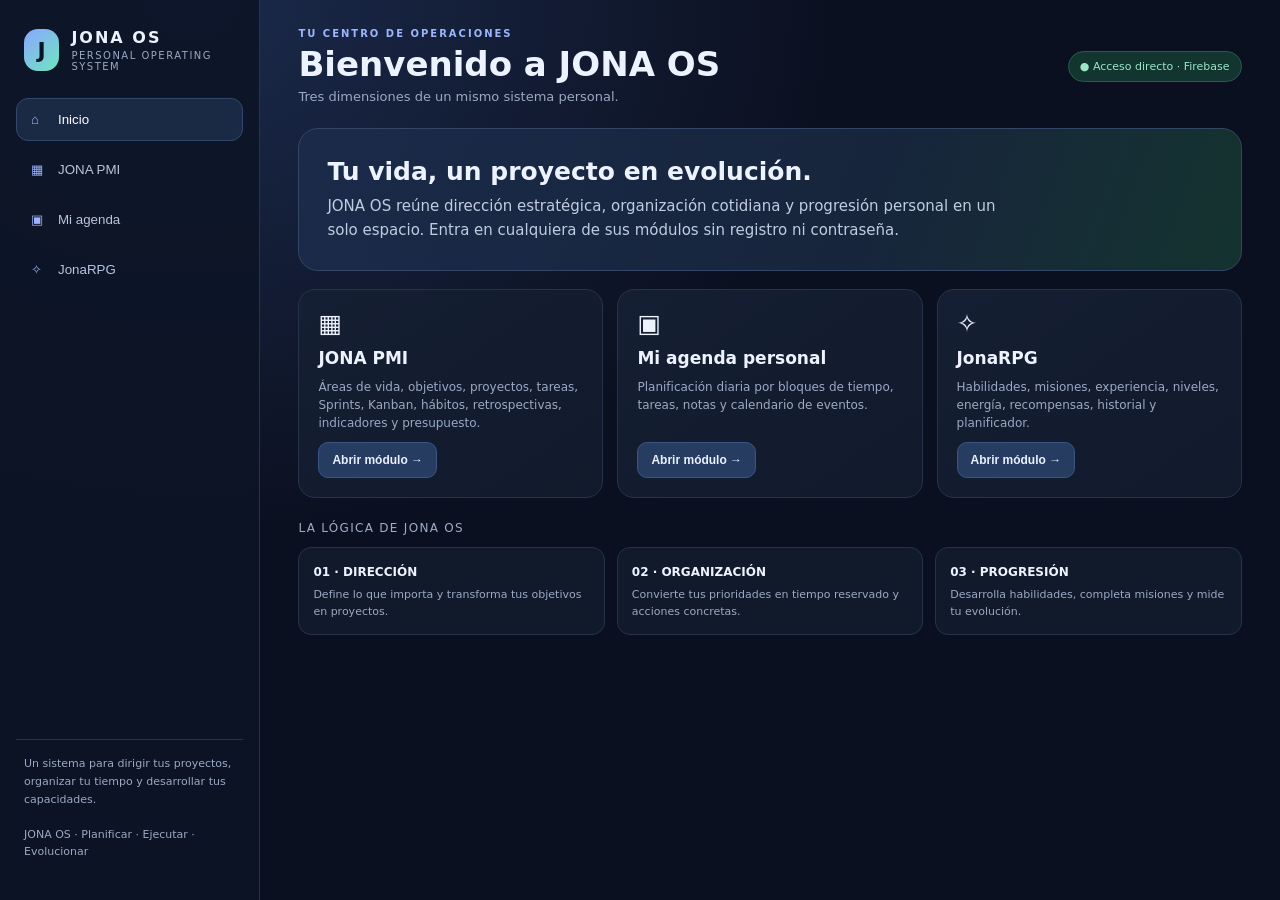
<file: index.html>
<!doctype html>
<html lang="es"><head><meta charset="utf-8"><meta name="viewport" content="width=device-width,initial-scale=1"><meta name="theme-color" content="#0b1020"><title>JONA OS · Sistema operativo personal</title>
<style>
:root{--bg:#0b1020;--panel:#121a2b;--line:#26334b;--text:#edf2ff;--muted:#9ba9c4;--a:#7c9cff;--b:#7be0bd}*{box-sizing:border-box}body{margin:0;background:radial-gradient(ellipse at 15% 0%,#1b2a4b 0,transparent 42%),var(--bg);color:var(--text);font:15px Inter,system-ui,sans-serif}.shell{min-height:100vh;display:grid;grid-template-columns:260px 1fr}.side{background:#0c1425dd;border-right:1px solid var(--line);padding:24px 16px;display:flex;flex-direction:column;gap:22px}.brand{display:flex;gap:12px;align-items:center;padding:4px 8px}.logo{width:42px;height:42px;border-radius:14px;background:linear-gradient(135deg,#8aa6ff,#6ee7c0);display:grid;place-items:center;color:#091326;font-weight:900;font-size:22px}.brand b{font-size:16px;letter-spacing:2px}.brand small{display:block;color:var(--muted);font-size:10px;letter-spacing:1.5px;margin-top:3px}.nav{display:grid;gap:7px}.nav button{border:1px solid transparent;background:transparent;color:#b9c5dc;text-align:left;padding:13px 14px;border-radius:12px;font:600 13px inherit;cursor:pointer}.nav button:hover,.nav button.active{background:#1a2944;border-color:#34476a;color:white}.nav .ico{display:inline-block;width:27px;color:#9db5ff}.sidefoot{margin-top:auto;border-top:1px solid var(--line);padding:15px 8px;color:var(--muted);font-size:11px;line-height:1.6}.main{min-width:0;padding:28px clamp(16px,3vw,42px)}.top{display:flex;justify-content:space-between;gap:16px;align-items:center;margin-bottom:24px}.eyebrow{font-size:10px;color:#9db5ff;letter-spacing:2px;font-weight:800}.top h1{font-size:clamp(24px,3vw,34px);margin:5px 0}.top p{margin:0;color:var(--muted);font-size:13px}.status{font-size:11px;color:#9ce5c8;border:1px solid #275b4d;background:#12362f;padding:8px 11px;border-radius:30px;white-space:nowrap}.welcome{background:linear-gradient(110deg,#1a2a49,#17253c 60%,#14332f);border:1px solid #344665;border-radius:20px;padding:28px;margin-bottom:18px}.welcome h2{font-size:25px;margin:0 0 8px}.welcome p{max-width:680px;color:#c1cce0;line-height:1.6;margin:0}.tiles{display:grid;grid-template-columns:repeat(3,minmax(0,1fr));gap:14px}.tile{background:linear-gradient(145deg,#151f33,#111a2b);border:1px solid var(--line);border-radius:17px;padding:19px;min-height:170px;display:flex;flex-direction:column;align-items:flex-start;gap:10px}.tile .symbol{font-size:25px}.tile h3{margin:0;font-size:17px}.tile p{margin:0;color:var(--muted);font-size:12px;line-height:1.5;flex:1}.tile button,.action{background:#273c61;border:1px solid #3a5686;color:#eaf0ff;border-radius:10px;padding:10px 13px;cursor:pointer;font-weight:700;font-size:12px}.tile button:hover,.action:hover{background:#34517f}.section{margin:23px 0 12px;font-size:12px;color:#9eacc5;letter-spacing:1.3px}.tips{display:grid;grid-template-columns:repeat(3,1fr);gap:12px}.tip{border:1px solid var(--line);border-radius:13px;padding:14px;background:#111a2a}.tip b{font-size:12px}.tip p{color:var(--muted);font-size:11px;line-height:1.5;margin:7px 0 0}.framewrap{display:none;height:calc(100vh - 120px);min-height:650px;border:1px solid var(--line);border-radius:15px;overflow:hidden;background:#0d1422}.framewrap.active{display:block}.framewrap iframe{width:100%;height:100%;border:0;background:#0d1117}.home.active{display:block}.home{display:none}.framehead{display:flex;justify-content:space-between;align-items:center;margin-bottom:12px}.framehead span{font-size:11px;color:var(--muted)}.mobilebar{display:none}
@media(max-width:850px){.shell{grid-template-columns:1fr}.side{padding:12px 14px;gap:10px;border-right:0;border-bottom:1px solid var(--line)}.brand{padding:0 5px}.logo{width:35px;height:35px}.nav{display:flex;overflow:auto}.nav button{white-space:nowrap;padding:10px 12px}.sidefoot{display:none}.main{padding:18px 13px}.tiles,.tips{grid-template-columns:1fr}.tile{min-height:140px}.framewrap{height:calc(100vh - 185px);min-height:560px}.status{display:none}}
</style></head><body><div class="shell"><aside class="side"><div class="brand"><div class="logo">J</div><div><b>JONA OS</b><small>PERSONAL OPERATING SYSTEM</small></div></div><nav class="nav" aria-label="Navegación principal"><button class="active" data-page="home"><span class="ico">⌂</span>Inicio</button><button data-page="pmi"><span class="ico">▦</span>JONA PMI</button><button data-page="agenda"><span class="ico">▣</span>Mi agenda</button><button data-page="rpg"><span class="ico">✧</span>JonaRPG</button></nav><div class="sidefoot">Un sistema para dirigir tus proyectos, organizar tu tiempo y desarrollar tus capacidades.<br><br>JONA OS · Planificar · Ejecutar · Evolucionar</div></aside><main class="main"><header class="top"><div><div class="eyebrow">TU CENTRO DE OPERACIONES</div><h1 id="pageTitle">Bienvenido a JONA OS</h1><p id="pageSub">Tres dimensiones de un mismo sistema personal.</p></div><div class="status">● Acceso directo · Firebase</div></header>
<section id="home" class="home active"><div class="welcome"><h2>Tu vida, un proyecto en evolución.</h2><p>JONA OS reúne dirección estratégica, organización cotidiana y progresión personal en un solo espacio. Entra en cualquiera de sus módulos sin registro ni contraseña.</p></div><div class="tiles"><article class="tile"><div class="symbol">▦</div><h3>JONA PMI</h3><p>Áreas de vida, objetivos, proyectos, tareas, Sprints, Kanban, hábitos, retrospectivas, indicadores y presupuesto.</p><button data-open="pmi">Abrir módulo →</button></article><article class="tile"><div class="symbol">▣</div><h3>Mi agenda personal</h3><p>Planificación diaria por bloques de tiempo, tareas, notas y calendario de eventos.</p><button data-open="agenda">Abrir módulo →</button></article><article class="tile"><div class="symbol">✧</div><h3>JonaRPG</h3><p>Habilidades, misiones, experiencia, niveles, energía, recompensas, historial y planificador.</p><button data-open="rpg">Abrir módulo →</button></article></div><div class="section">LA LÓGICA DE JONA OS</div><div class="tips"><div class="tip"><b>01 · DIRECCIÓN</b><p>Define lo que importa y transforma tus objetivos en proyectos.</p></div><div class="tip"><b>02 · ORGANIZACIÓN</b><p>Convierte tus prioridades en tiempo reservado y acciones concretas.</p></div><div class="tip"><b>03 · PROGRESIÓN</b><p>Desarrolla habilidades, completa misiones y mide tu evolución.</p></div></div></section>
<div id="pmi" class="framewrap"><div class="framehead"><span>JONA PMI · Dirección y gestión de proyectos</span><button class="action" data-home>Volver al inicio</button></div><iframe title="JONA PMI" src="modules/pmi/index.html" loading="lazy"></iframe></div>
<div id="agenda" class="framewrap"><div class="framehead"><span>Mi agenda personal · Organización diaria</span><button class="action" data-home>Volver al inicio</button></div><iframe title="Mi agenda personal" src="modules/agenda.html" loading="lazy"></iframe></div>
<div id="rpg" class="framewrap"><div class="framehead"><span>JonaRPG · Habilidades y misiones</span><button class="action" data-home>Volver al inicio</button></div><iframe title="JonaRPG" src="modules/rpg.html" loading="lazy"></iframe></div>
</main></div><script>
const names={home:['Bienvenido a JONA OS','Tres dimensiones de un mismo sistema personal.'],pmi:['JONA PMI','Dirección estratégica, proyectos y mejora continua.'],agenda:['Mi agenda personal','Organiza tus días, tareas y eventos.'],rpg:['JonaRPG','Desarrolla tus habilidades y completa misiones.']};
function openPage(p){document.querySelectorAll('.nav button').forEach(b=>b.classList.toggle('active',b.dataset.page===p));document.querySelector('.home').classList.toggle('active',p==='home');document.querySelectorAll('.framewrap').forEach(x=>x.classList.toggle('active',x.id===p));document.getElementById('pageTitle').textContent=names[p][0];document.getElementById('pageSub').textContent=names[p][1];history.replaceState(null,'','#'+p);}
document.querySelectorAll('[data-page]').forEach(b=>b.addEventListener('click',()=>openPage(b.dataset.page)));document.querySelectorAll('[data-open]').forEach(b=>b.addEventListener('click',()=>openPage(b.dataset.open)));document.querySelectorAll('[data-home]').forEach(b=>b.addEventListener('click',()=>openPage('home')));const initial=location.hash.slice(1);if(names[initial])openPage(initial);
document.querySelectorAll('.framewrap iframe').forEach(f=>{let s=f.getAttribute('src');if(s&&!s.includes('?v='))f.setAttribute('src',s+'?v='+Date.now());});
</script></body></html>
</file>
